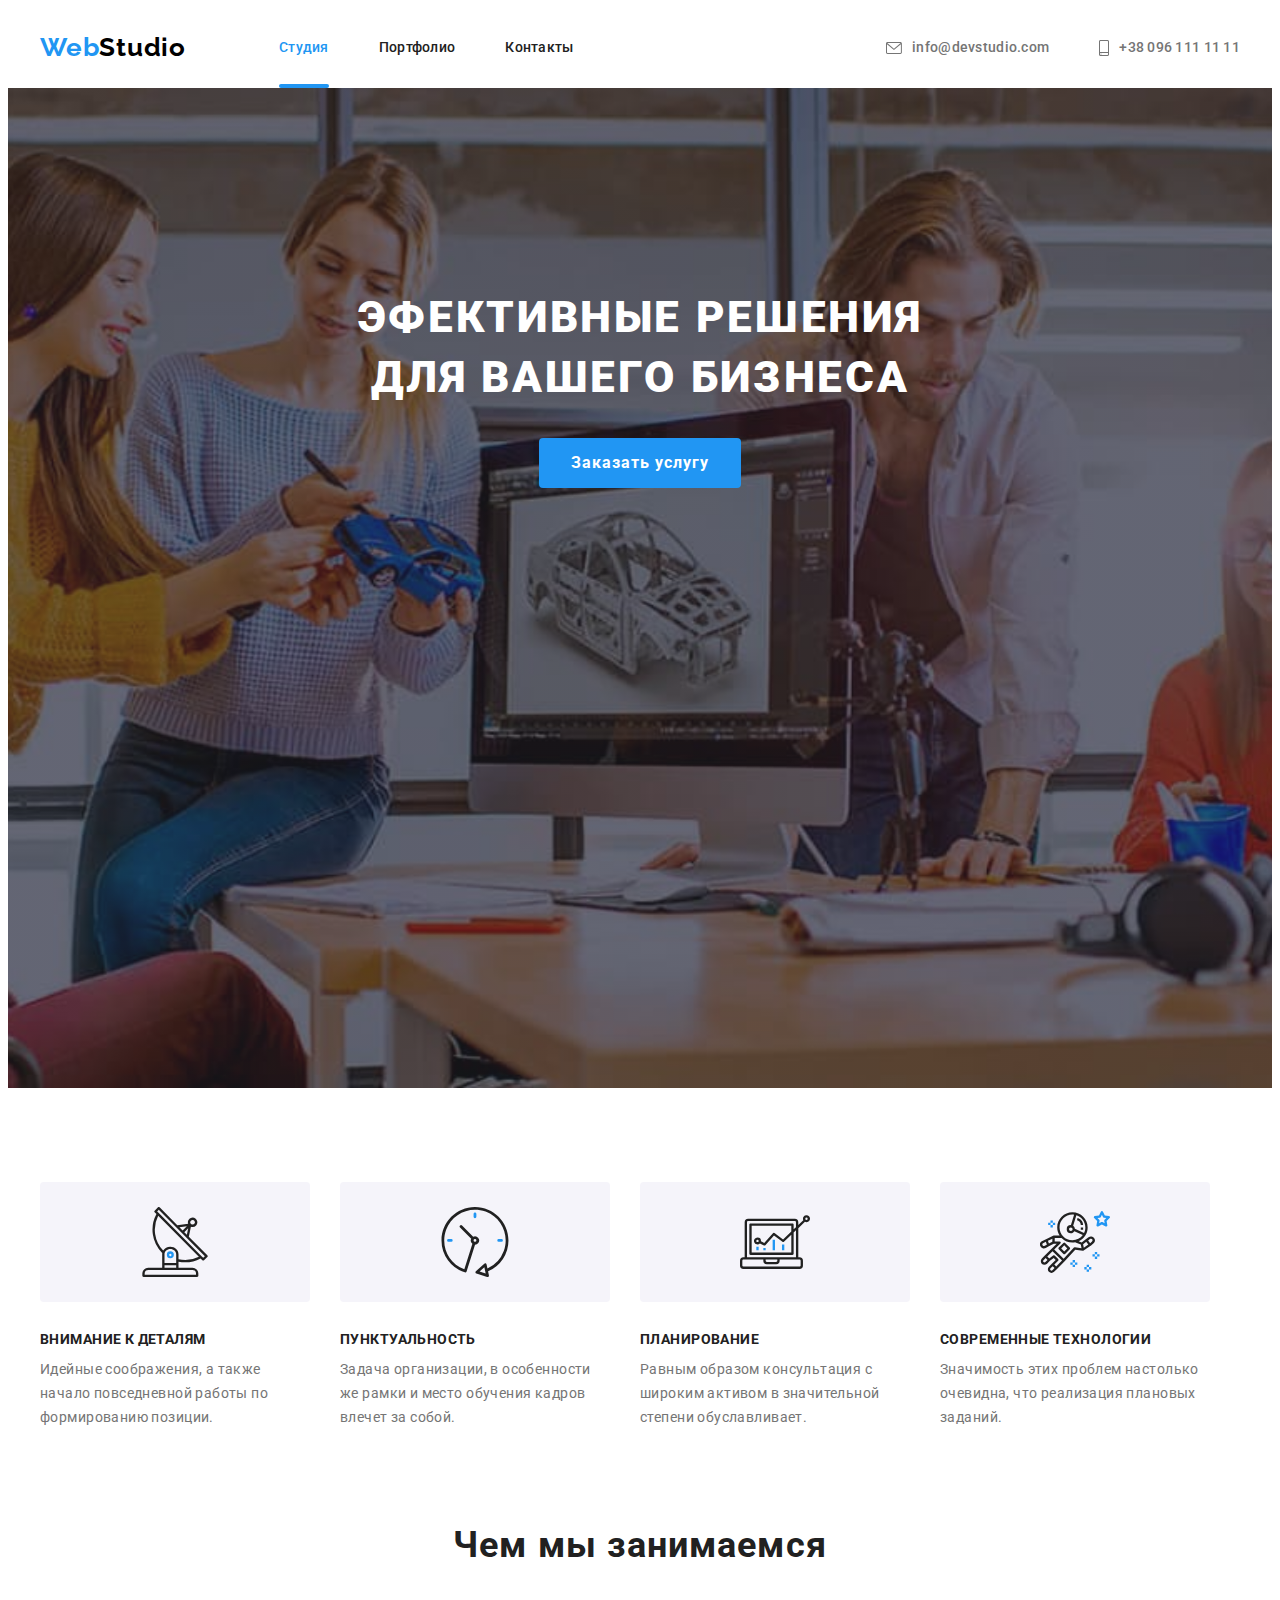
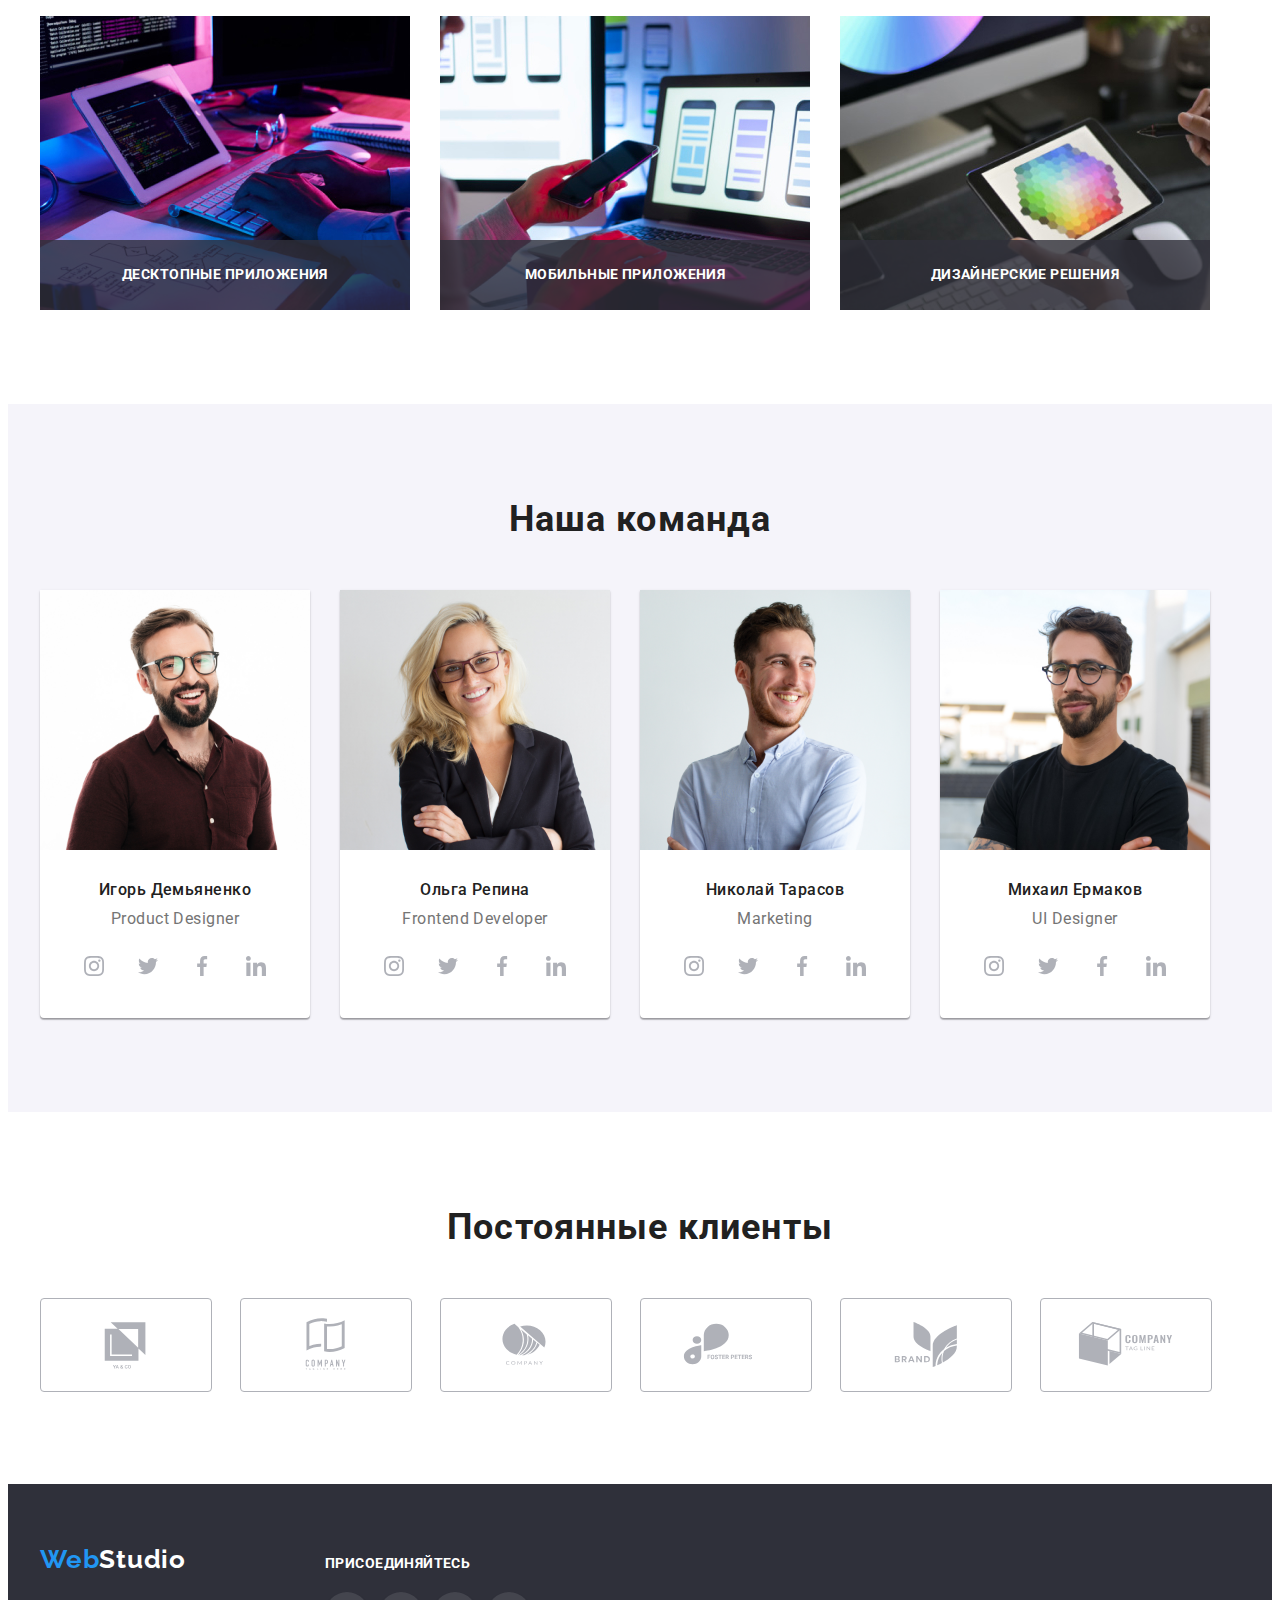
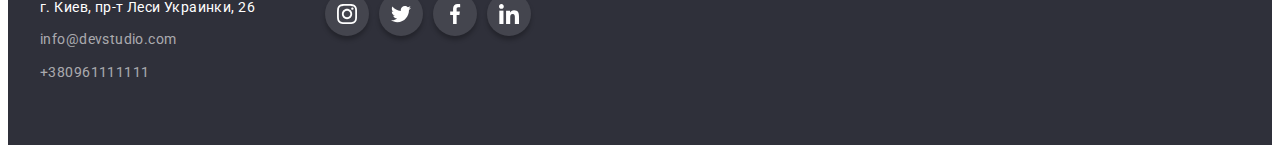
<file: index.html>
<!DOCTYPE html>
<html lang="ru">
<head>
    <meta charset="UTF-8">
    <meta http-equiv="X-UA-Compatible" content="IE=edge">
    <meta name="viewport" content="width=device-width, initial-scale=1.0">
    <title>WebStudio (hw5)</title>
    <link rel="preconnect" href="https://fonts.googleapis.com">
    <link rel="preconnect" href="https://fonts.gstatic.com" crossorigin>
    <link href="https://fonts.googleapis.com/css2?family=Raleway:wght@700&family=Roboto:wght@400;500;700;900&display=swap" rel="stylesheet">
    <link rel="stylesheet" href="https://cdnjs.cloudflare.com/ajax/libs/modern-normalize/1.1.0/modern-normalize.min.css" integrity="sha512-wpPYUAdjBVSE4KJnH1VR1HeZfpl1ub8YT/NKx4PuQ5NmX2tKuGu6U/JRp5y+Y8XG2tV+wKQpNHVUX03MfMFn9Q==" crossorigin="anonymous" referrerpolicy="no-referrer" />
    <link rel="stylesheet" href="./css/style.css">
</head>
<body class="page">
    <header class="container">
        
        <!--Навигация сайта-->
        <div class="main-nav">
            <nav class="main-nav">
                <a href="/" class="logo-link" lang="en">
                    <span class="web">Web</span>Studio
                </a>
            
                <ul class="site-nav list">
                    <li class="item"><a href="/" class="current site-nav-link link">Студия</a></li>
                    <li class="item"><a href="./portfolio.html" class="site-nav-link link">Портфолио</a></li>
                    <li class="item"><a href="" class="site-nav-link link">Контакты</a></li>
                </ul>
            </nav>
            
            <!--Контакты-->
            <ul class="auth-nav list main-nav">
                <li class="item"><a href="mailto:info@devstudio.com" class="auth-nav-link link mail" lang="en">
                    <svg class="icon-mail" width="16" height="12">
                        <use href="./images/icons.svg#icon-mail"></use>
                    </svg>
                        info@devstudio.com</a>
                </li>
                <li class="item"><a href="tel:+380961111111" class="auth-nav-link link tel">
                    <svg class="icon-mail" width="10" height="16">
                        <use href="./images/icons.svg#icon-tel"></use>
                    </svg> 
                        +38 096 111 11 11</a>
                </li>
            </ul>
        </div>
    </header>
    
    <main>
        
        <!--Герой-->
        <section class="backround-hero hero overlay">
            <h1 class="primary-title">ЭФЕКТИВНЫЕ РЕШЕНИЯ<br> ДЛЯ ВАШЕГО БИЗНЕСА</h1>
            <div class="main-button"><button data-modal-open type="button" class="button-primary">Заказать услугу</button></div>
        </section>
        
        <!--Особенности-->
        <section class="section">
            <div class="container">
                <h2 class="secondary-title visually-hidden">Особенности</h2>
                <ul class="list">
                    <li class="list-item antenna">
                        <h3 class="section-qualities">ВНИМАНИЕ К ДЕТАЛЯМ</h3>
                        <p class="section-text">Идейные соображения, а также начало повседневной работы по формированию позиции.</p>
                    </li>
                    <li class="list-item clock">
                        <h3 class="section-qualities">ПУНКТУАЛЬНОСТЬ</h3>
                        <p class="section-text">Задача организации, в особенности же рамки и место обучения кадров влечет за собой.</p>
                    </li>
                    <li class="list-item diagram">
                        <h3 class="section-qualities">ПЛАНИРОВАНИЕ</h3>
                        <p class="section-text">Равным образом консультация с широким активом в значительной степени обуславливает.</p>
                    </li>
                    <li class="list-item astronaut">
                        <h3 class="section-qualities">СОВРЕМЕННЫЕ ТЕХНОЛОГИИ</h3>
                        <p class="section-text">Значимость этих проблем настолько очевидна, что реализация плановых заданий.</p>
                    </li>
                </ul>
            </div>
        </section>
        
        <!--Чем мы занимаемся-->
        <section class="work">
            <div class="container">
                <h2 class="secondary-title">Чем мы занимаемся</h2>
                <ul class="list">
                    <li class="working-list">
                        <img src="./images/box_1.jpg" alt="Программист работает" width="370" height="294">
                        <div class="product-action">
                            <p class="product-title">ДЕСКТОПНЫЕ ПРИЛОЖЕНИЯ</p>
                        </div>
                    </li>
                    <li class="working-list">
                        <img src="./images/box_2.jpg" alt="Команда работает над мобильным интерфейсом" width="370">
                        <div class="product-action">
                            <p class="product-title">МОБИЛЬНЫЕ ПРИЛОЖЕНИЯ</p>
                        </div>
                    </li>
                    <li class="working-list">
                        <img src="./images/box_3.jpg" alt="Веб-дизайнер работает над выбором цвета" width="370">
                        <div class="product-action">
                            <p class="product-title">ДИЗАЙНЕРСКИЕ РЕШЕНИЯ</p>
                        </div>
                    </li>
                </ul>
            </div>
        </section>
        
        <!--Наша команда-->
        <section class="team">
            <div class="container">
                <h2 class="secondary-title">Наша команда</h2>
                <ul class="list card-human">
                    <li class="card">
                        <img src="./images/igor.jpg" alt="Игорь Демьяненко" width="270">
                        <div class="description">
                            <h3 class="team-human">Игорь Демьяненко</h3>
                            <p class="team-text" lang="en">Product Designer</p>
                            <ul class="human-icon">
                                <li class="icon">
                                    <a class="icon-link" href="">
                                        <svg class="icon-network" width="20" height="20">
                                            <use href="./images/icons.svg#icon-instagram"></use>
                                        </svg>
                                    </a>
                                </li>
                                <li class="icon">
                                    <a class="icon-link" href="">
                                        <svg class="icon-network" width="20" height="20">
                                            <use href="./images/icons.svg#icon-twitter"></use>
                                        </svg>
                                    </a>
                                </li>
                                <li class="icon">
                                    <a class="icon-link" href="">
                                        <svg class="icon-network" width="20px" height="20px">
                                            <use href="./images/icons.svg#icon-facebook"></use>
                                        </svg>
                                    </a>
                                </li>
                                <li class="icon">
                                    <a class="icon-link" href="">
                                        <svg class="icon-network" width="20" height="20">
                                            <use href="./images/icons.svg#icon-linkedin"></use>
                                        </svg>
                                    </a>
                                </li>
                            </ul>
                        </div>
                    </li>
                    <li class="card">
                        <img src="./images/olga.jpg" alt="Ольга Репина" width="270">
                        <div class="description">
                            <h3 class="team-human">Ольга Репина</h3>
                            <p class="team-text" lang="en">Frontend Developer</p>
                            <ul class="human-icon">
                                <li class="icon">
                                    <a class="icon-link" href="">
                                        <svg class="icon-network" width="20" height="20">
                                            <use href="./images/icons.svg#icon-instagram"></use>
                                        </svg>
                                    </a>
                                </li>
                                <li class="icon">
                                    <a class="icon-link" href="">
                                        <svg class="icon-network" width="20" height="20">
                                            <use href="./images/icons.svg#icon-twitter"></use>
                                        </svg>
                                    </a>
                                </li>
                                <li class="icon">
                                    <a class="icon-link" href="">
                                        <svg class="icon-network" width="20" height="20">
                                            <use href="./images/icons.svg#icon-facebook"></use>
                                        </svg>
                                    </a>
                                </li>
                                <li class="icon">
                                    <a class="icon-link" href="">
                                        <svg class="icon-network" width="20" height="20">
                                            <use href="./images/icons.svg#icon-linkedin"></use>
                                        </svg>
                                    </a>
                                </li>
                            </ul>
                        </div>
                    </li>
                    <li class="card">
                        <img src="./images/nikolay.jpg" alt="Николай Тарасов" width="270">
                        <div class="description">
                            <h3 class="team-human">Николай Тарасов</h3>
                            <p class="team-text" lang="en">Marketing</p>
                            <ul class="human-icon">
                                <li class="icon">
                                    <a class="icon-link" href="">
                                        <svg class="icon-network" width="20" height="20">
                                            <use href="./images/icons.svg#icon-instagram"></use>
                                        </svg>
                                    </a>
                                </li>
                                <li class="icon">
                                    <a class="icon-link" href="">
                                        <svg class="icon-network" width="20" height="20">
                                            <use href="./images/icons.svg#icon-twitter"></use>
                                        </svg>
                                    </a>
                                </li>
                                <li class="icon">
                                    <a class="icon-link" href="">
                                        <svg class="icon-network" width="20" height="20">
                                            <use href="./images/icons.svg#icon-facebook"></use>
                                        </svg>
                                    </a>
                                </li>
                                <li class="icon">
                                    <a class="icon-link" href="">
                                        <svg class="icon-network" width="20" height="20">
                                            <use href="./images/icons.svg#icon-linkedin"></use>
                                        </svg>
                                    </a>
                                </li>
                            </ul>
                        </div>
                    </li>
                    <li class="card">
                        <img src="./images/michael.jpg" alt="Михаил Ермаков" width="270">
                        <div class="description">
                            <h3 class="team-human">Михаил Ермаков</h3>
                            <p class="team-text" lang="en">UI Designer</p>
                            <ul class="human-icon">
                                <li class="icon">
                                    <a class="icon-link" href="">
                                        <svg class="icon-network" width="20" height="20">
                                            <use href="./images/icons.svg#icon-instagram"></use>
                                        </svg>
                                    </a>
                                </li>
                                <li class="icon">
                                    <a class="icon-link" href="">
                                        <svg class="icon-network" width="20" height="20">
                                            <use href="./images/icons.svg#icon-twitter"></use>
                                        </svg>
                                    </a>
                                </li>
                                <li class="icon">
                                    <a class="icon-link" href="">
                                        <svg class="icon-network" width="20" height="20">
                                            <use href="./images/icons.svg#icon-facebook"></use>
                                        </svg>
                                    </a>
                                </li>
                                <li class="icon">
                                    <a class="icon-link" href="">
                                        <svg class="icon-network" width="20" height="20">
                                            <use href="./images/icons.svg#icon-linkedin"></use>
                                        </svg>
                                    </a>
                                </li>
                            </ul>
                        </div>
                    </li>
                </ul>
            </div>
        </section>
        
        <!--Постоянные клиенты-->

        <section class="clients">
            <div class="container">
                <h2 class="secondary-title">Постоянные клиенты</h2>
                <ul class="list">
                    <li class="client-logo">
                        <a class="client" href="">
                            <svg class="symbol" width="106" height="60">
                                <use href="./images/icons-clients.svg#icon-logo-1"></use>
                            </svg>
                        </a>
                    </li>
                    <li class="client-logo">
                        <a class="client" href="">
                            <svg class="symbol" width="106" height="60">
                                <use href="./images/icons-clients.svg#icon-logo-2"></use>
                            </svg>
                        </a>
                    <li class="client-logo">
                        <a class="client" href="">
                            <svg class="symbol" width="106" height="60">
                                <use href="./images/icons-clients.svg#icon-logo-3"></use>
                            </svg>
                        </a>
                    </li>
                    <li class="client-logo">
                        <a class="client" href="">
                            <svg class="symbol" width="106" height="60">
                                <use href="./images/icons-clients.svg#icon-logo-4"></use>
                            </svg>
                        </a>
                    </li>
                    <li class="client-logo">
                        <a class="client" href="">
                            <svg class="symbol" width="106" height="60">
                                <use href="./images/icons-clients.svg#icon-logo-5"></use>
                            </svg>
                        </a>
                    </li>
                    <li class="client-logo">
                        <a class="client" href="">
                            <svg class="symbol" width="106" height="60">
                                <use href="./images/icons-clients.svg#icon-logo-6"></use>
                            </svg>
                        </a>
                    </li>
                </ul>
            </div>    
        </section>
    </main>

    <footer class="backround-footer">
            <div class="container main-footer">
                <div class="contacts-social">
                    <div class="contacts-footer">
                        <a href="/" class="logo link" lang="en">
                            <span class="web">Web</span><span class="footer-logo">Studio</span>
                        </a>
                    
                        <!--Контакты-->
                        <address class="address">г. Киев, пр-т Леси Украинки, 26</address>
                        <ul class="contacts">
                            <li class="contact-mail"><a class="footer-contacts link" href="mailto:info@devstudio.com"
                                    lang="en">info@devstudio.com</a></li>
                            <li class="contact-tel"><a class="footer-contacts link" href="tel:+380961111111">+380961111111</a></li>
                        </ul>
                    </div>
                    <div class="menu-social">
                        <h3 class="menu-socials-head">ПРИСОЕДИНЯЙТЕСЬ</h3>
                        <ul class="socials">
                            <li class="link-icon-list">
                                <a class="link-icon" href="">
                                    <svg class="icon-social" width="20" height="20">
                                        <use href="./images/icons.svg#icon-instagram"></use>
                                    </svg>
                                </a>
                            </li>
                            <li class="link-icon-list">
                                <a class="link-icon" href="">
                                    <svg class="icon-social" width="20" height="20">
                                        <use href="./images/icons.svg#icon-twitter"></use>
                                    </svg>
                                </a>
                            </li>
                            <li class="link-icon-list">
                                <a class="link-icon" href="">
                                    <svg class="icon-social" width="20" height="20">
                                        <use href="./images/icons.svg#icon-facebook"></use>
                                    </svg>
                                </a>
                            </li>
                            <li class="link-icon-list">
                                <a class="link-icon" href="">
                                    <svg class="icon-social" width="20" height="20">
                                        <use href="./images/icons.svg#icon-linkedin"></use>
                                    </svg>
                                </a>
                            </li>
                        </ul>
                    </div>
                </div>
            </div>
    </footer>
    <div data-modal class="backdrop is-hidden ">
            <div class="modal">
                <button data-modal-close class="modal-close ">
                    <svg class="icon-close" width="18" height="18">
                        <use href="./images/icons.svg#icon-close-black"></use>
                    </svg>
                </button>
            </div>
    </div>
    <script src="./js/modal.js"></script>
</body>
</html>
</file>
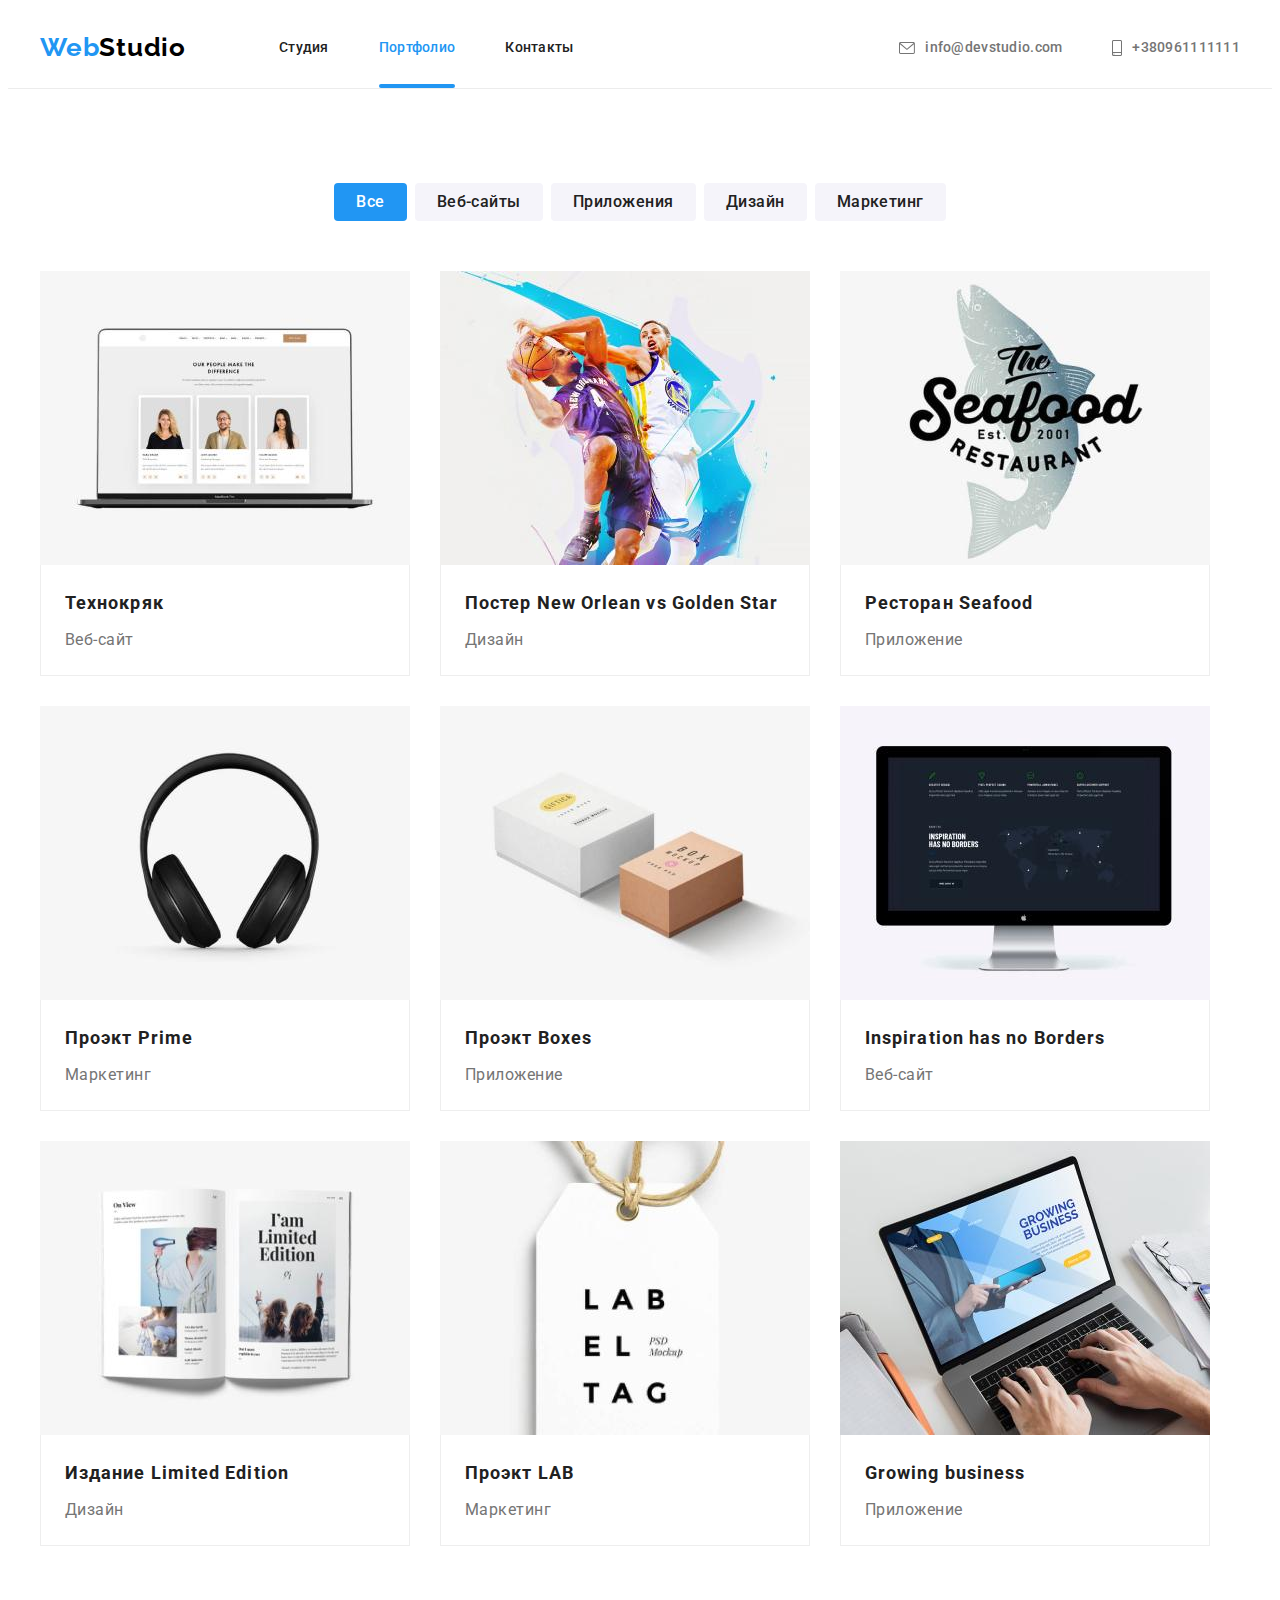
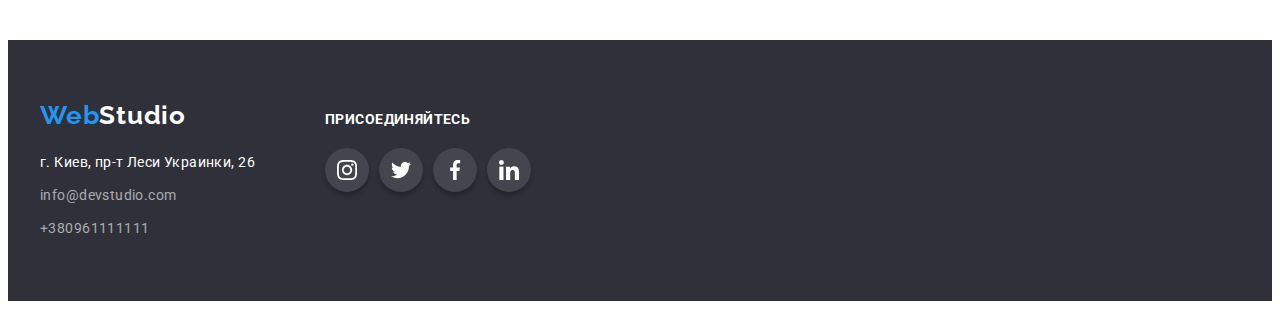
<file: portfolio.html>
<!DOCTYPE html>
<html lang="ru">

<head>
    <meta charset="UTF-8">
    <meta http-equiv="X-UA-Compatible" content="IE=edge">
    <meta name="viewport" content="width=device-width, initial-scale=1.0">
    <title>WebStudio (hw5)</title>
    <link rel="preconnect" href="https://fonts.googleapis.com">
    <link rel="preconnect" href="https://fonts.gstatic.com" crossorigin>
    <link href="https://fonts.googleapis.com/css2?family=Raleway:wght@700&family=Roboto:wght@400;500;700;900&display=swap" rel="stylesheet">
    <link rel="stylesheet" href="https://cdnjs.cloudflare.com/ajax/libs/modern-normalize/1.1.0/modern-normalize.min.css"
    integrity="sha512-wpPYUAdjBVSE4KJnH1VR1HeZfpl1ub8YT/NKx4PuQ5NmX2tKuGu6U/JRp5y+Y8XG2tV+wKQpNHVUX03MfMFn9Q=="
    crossorigin="anonymous" referrerpolicy="no-referrer" />
    <link rel="stylesheet" href="./css/style.css">
</head>

<body class="page">
    <div class="border">
        <header class="container">
        
            <!--Навигация сайта-->
            <div class="main-nav">
                <nav class="main-nav">
                    <a href="/" class="logo-link" lang="en">
                        <span class="web">Web</span>Studio
                    </a>
        
                    <ul class="site-nav list">
                        <li class="item"><a href="/" class="site-nav-link link">Студия</a></li>
                        <li class="item"><a href="./portfolio.html" class="current site-nav-link link">Портфолио</a></li>
                        <li class="item"><a href="" class="site-nav-link link">Контакты</a></li>
                    </ul>
                </nav>
        
                <!--Контакты-->
                <ul class="auth-nav list main-nav">
                    <li class="item"><a href="mailto:info@devstudio.com" class="auth-nav-link link mail" lang="en">
                            <svg class="icon-mail" width="16px" height="12px">
                                <use href="./images/icons.svg#icon-mail"></use>
                            </svg>
                            info@devstudio.com</a>
                    </li>
                    <li class="item"><a href="tel:+380961111111" class="auth-nav-link link tel">
                            <svg class="icon-mail" width="10px" height="16px">
                                <use href="./images/icons.svg#icon-tel"></use>
                            </svg>
                            +380961111111</a>
                    </li>
                </ul>
            </div>
        </header>
    </div>

    <main>
        
        <!--Наши проэкты-->
        <section class="project-filter">
                <div class="container">
                    <h1 class="visually-hidden">Примеры проэктов</h1>
                    <ul class="list filter">
                        <li class="btn-filter"><button type="button" class="main-btn button-filter">Все</button></li>
                        <li class="btn-filter"><button type="button" class="button-filter">Веб-сайты</button></li>
                        <li class="btn-filter"><button type="button" class="button-filter">Приложения</button></li>
                        <li class="btn-filter"><button type="button" class="button-filter">Дизайн</button></li>
                        <li class="btn-filter"><button type="button" class="button-filter">Маркетинг</button></li>
                    </ul>
                    <ul class="list">
                        <li class="flex-element">
                            <a href="" class="link">
                                <div class="flex-list">
                                    <img src="./images/portfolio/tehnokryack.jpg" alt="Технокряк" width="370">
                                    <div class="product-flex">
                                        <p>Технокряк это современная площадка распространения коронавируса. Компании используют эту платформу для цифрового
                                        шпионажа и атак на защищённые сервера конкурентов.</p>
                                    </div>
                                </div>
                                <div class="descr-flex-element">
                                    <h2 class="section-title">Технокряк</h2>
                                    <p class="section-filter">Веб-сайт</p>
                                </div>
                            </a>
                        </li>
                        <li class="flex-element">
                            <a href="" class="link">
                                <div class="flex-list">
                                    <img src="./images/portfolio/norlean-vs-gstar.jpg" alt="Постер New Orlean vs Golden Star" width="370">
                                    <div class="product-flex">
                                        <p>Технокряк это современная площадка распространения коронавируса. Компании используют эту платформу для цифрового
                                            шпионажа и атак на защищённые сервера конкурентов.</p>
                                    </div>
                                </div>
                                <div class="descr-flex-element">
                                    <h2 class="section-title">Постер New Orlean vs Golden Star</h2>
                                    <p class="section-filter">Дизайн</p>
                                </div>
                            </a>
                        </li>
                        <li class="flex-element">
                            <a href="" class="link">
                                <div class="flex-list">
                                    <img src="./images/portfolio/seafood.jpg" alt="Ресторан Seafood" width="370">
                                    <div class="product-flex">
                                        <p>Технокряк это современная площадка распространения коронавируса. Компании используют эту платформу для цифрового
                                            шпионажа и атак на защищённые сервера конкурентов.</p>
                                    </div>
                                </div>
                                <div class="descr-flex-element">
                                    <h2 class="section-title">Ресторан Seafood</h2>
                                    <p class="section-filter">Приложение</p>
                                </div>
                            </a>
                        </li>
                        <li class="flex-element">
                            <a href="" class="link">
                                <div class="flex-list">
                                    <img src="./images/portfolio/prime.jpg" alt="Проэкт Prime" width="370">
                                    <div class="product-flex">
                                        <p>Технокряк это современная площадка распространения коронавируса. Компании используют эту платформу для цифрового
                                            шпионажа и атак на защищённые сервера конкурентов.</p>
                                    </div>
                                </div>
                                <div class="descr-flex-element">
                                    <h2 class="section-title">Проэкт Prime</h2>
                                    <p class="section-filter">Маркетинг</p>
                                </div>
                            </a>
                        </li>
                        <li class="flex-element">
                            <a href="" class="link">
                                <div class="flex-list">
                                    <img src="./images/portfolio/boxes.jpg" alt="Проэкт Boxes" width="370">
                                    <div class="product-flex">
                                        <p>Технокряк это современная площадка распространения коронавируса. Компании используют эту платформу для цифрового
                                            шпионажа и атак на защищённые сервера конкурентов.</p>
                                    </div>
                                </div>
                                <div class="descr-flex-element">
                                    <h2 class="section-title">Проэкт Boxes</h2>
                                    <p class="section-filter">Приложение</p>
                                </div>
                            </a>
                        </li>
                        <li class="flex-element">
                            <a href="" class="link">
                                <div class="flex-list">
                                    <img src="./images/portfolio/inspiration.jpg" alt="У вдохновения нет границ" width="370">
                                    <div class="product-flex">
                                        <p>Технокряк это современная площадка распространения коронавируса. Компании используют эту платформу для цифрового
                                            шпионажа и атак на защищённые сервера конкурентов.</p>
                                    </div>
                                </div>
                                <div class="descr-flex-element">
                                    <h2 class="section-title" lang="en">Inspiration has no Borders</h2>
                                    <p class="section-filter">Веб-сайт</p>
                                </div>
                            </a>
                        </li>
                        <li class="flex-element">
                            <a href="" class="link">
                                <div class="flex-list">
                                    <img src="./images/portfolio/limited-edition.jpg" alt="Издание Limited Edition" width="370">
                                    <div class="product-flex">
                                        <p>Технокряк это современная площадка распространения коронавируса. Компании используют эту платформу для цифрового
                                            шпионажа и атак на защищённые сервера конкурентов.</p>
                                    </div>
                                </div>
                                <div class="descr-flex-element">
                                    <h2 class="section-title">Издание Limited Edition</h2>
                                    <p class="section-filter">Дизайн</p>
                                </div>
                            </a>
                        </li>
                        <li class="flex-element">
                            <a href="" class="link">
                                <div class="flex-list">
                                    <img src="./images/portfolio/lab.jpg" alt="Проэкт LAB" width="370">
                                    <div class="product-flex">
                                        <p>Технокряк это современная площадка распространения коронавируса. Компании используют эту платформу для цифрового
                                            шпионажа и атак на защищённые сервера конкурентов.</p>
                                    </div>
                                </div>
                                <div class="descr-flex-element">
                                    <h2 class="section-title">Проэкт LAB</h2>
                                    <p class="section-filter">Маркетинг</p>
                                </div>
                            </a>
                        </li>
                        <li class="flex-element">
                            <a href="" class="link">
                                <div class="flex-list">
                                    <img src="./images/portfolio/growing-business.jpg" alt="Растущий бизнес" width="370">
                                    <div class="product-flex">
                                        <p>Технокряк это современная площадка распространения коронавируса. Компании используют эту платформу для цифрового
                                            шпионажа и атак на защищённые сервера конкурентов.</p>
                                    </div>
                                </div>
                                <div class="descr-flex-element">
                                    <h2 class="section-title" lang="en">Growing business</h2>
                                    <p class="section-filter">Приложение</p>
                                </div>
                            </a>
                        </li>
                    </ul>
                </div>
        </section>
    </main>

    <footer class="backround-footer">
        <div class="container main-footer">
            <div class="contacts-social">
                <div class="contacts-footer">
                    <a href="/" class="logo link" lang="en">
                        <span class="web">Web</span><span class="footer-logo">Studio</span>
                    </a>
    
                    <!--Контакты-->
                    <address class="address">г. Киев, пр-т Леси Украинки, 26</address>
                    <ul class="contacts">
                        <li class="contact-mail"><a class="footer-contacts link" href="mailto:info@devstudio.com"
                                lang="en">info@devstudio.com</a></li>
                        <li class="contact-tel"><a class="footer-contacts link" href="tel:+380961111111">+380961111111</a>
                        </li>
                    </ul>
                </div>
                <div class="menu-social">
                    <h3 class="menu-socials-head">ПРИСОЕДИНЯЙТЕСЬ</h3>
                    <ul class="socials">
                        <li class="link-icon-list">
                            <a class="link-icon" href="">
                                <svg class="icon-social" width="20" height="20">
                                    <use href="./images/icons.svg#icon-instagram"></use>
                                </svg>
                            </a>
                        </li>
                        <li class="link-icon-list">
                            <a class="link-icon" href="">
                                <svg class="icon-social" width="20" height="20">
                                    <use href="./images/icons.svg#icon-twitter"></use>
                                </svg>
                            </a>
                        </li>
                        <li class="link-icon-list">
                            <a class="link-icon" href="">
                                <svg class="icon-social" width="20" height="20">
                                    <use href="./images/icons.svg#icon-facebook"></use>
                                </svg>
                            </a>
                        </li>
                        <li class="link-icon-list">
                            <a class="link-icon" href="">
                                <svg class="icon-social" width="20" height="20">
                                    <use href="./images/icons.svg#icon-linkedin"></use>
                                </svg>
                            </a>
                        </li>
                    </ul>
                </div>
            </div>
        </div>
    </footer>
</body>

</html>
</file>
<file: css/style.css>
/* основной текст #212121 */

/* вторичный текст #757575 */

/* акцент #2196F3 */

/* белый цвет #ffffff */

/* цвет контактов в футере rgba(255, 255, 255, 0.6) */

/* вторичный цвет фона #2F303A */

:root {
  --main-text-color: #212121;
  --secondary-text-color: #757575;
  --accent-color: #2196f3;
  --primary-title-color: #ffffff;
}

/* Класы утилиты */
button {
  cursor: pointer;
}

h1,
h2,
h3,
h4,
h5,
h6,
p,
ul {
  margin: 0;
  padding: 0;
}

img {
  display: block;
}

.list {
  display: block;
  list-style: none;
  margin: 0;
  padding: 0;
  display: flex;
  flex-wrap: wrap;
}

.link {
  display: block;
  text-decoration: none;
  position: relative;

  transition: transform 250ms cubic-bezier(0.4, 0, 0.2, 1),
    opacity 250ms cubic-bezier(0.4, 0, 0.2, 1);
}

.page {
  color: var(--main-text-color);
  background-color: #ffffff;
  font-family: roboto, sans-serif;
}

.container {
  margin-left: auto;
  margin-right: auto;
  padding-left: 15px;
  padding-right: 15px;

  width: 1200px;
}

.logo-link {
  color: #000;
  text-decoration: none;
  font-family: Raleway;
  font-style: normal;
  font-weight: bold;
  font-size: 26px;
  line-height: 1.2;
  letter-spacing: 0.03em;

  padding-top: 24px;
  padding-bottom: 25px;
}

/* Main-nav */
.main-nav {
  display: flex;
}

.border {
  border-bottom: 1px solid #ececec;
}

.main-nav-portfolio {
  display: flex;
}

/* site-nav */
.site-nav .item + .item {
  margin-left: 50px;
}

.site-nav {
  margin-left: 93px;
}

.site-nav-link {
  color: var(--main-text-color);
  display: block;

  padding-top: 32px;
  padding-bottom: 32px;

  transition: color 250ms cubic-bezier(0.4, 0, 0.2, 1);
}

.site-nav-link:hover,
.site-nav-link:focus {
  color: var(--accent-color);
}

.site-nav .current {
  color: var(--accent-color);
}

.filter .main-btn {
  background-color: var(--accent-color);
  color: #ffffff;
}

/* auth-nav */
.auth-nav {
  margin-left: auto;
}

.auth-nav .item + .item {
  margin-left: 50px;
}

.item {
  position: relative;
}
.auth-nav-link {
  padding-top: 32px;
  padding-bottom: 32px;

  transition: color 250ms cubic-bezier(0.4, 0, 0.2, 1);
}

.auth-nav-link,
.section-text {
  color: var(--secondary-text-color);
}
.auth-nav-link:hover,
.auth-nav-link:focus {
  color: var(--accent-color);
}

.site-nav,
.auth-nav {
  font-weight: 500;
  font-size: 14px;
  line-height: 1.14;
  letter-spacing: 0.02em;
}

.link.mail,
.link.tel {
  align-items: center;
  display: flex;
}

.icon-mail,
.icon-tel {
  margin-right: 10px;
  fill: currentColor;
}

.current::after {
  content: '';
  position: absolute;
  width: 100%;
  height: 4px;
  background: #2196f3;
  border-radius: 2px;
  display: flex;
  bottom: 0;
}

/* Логотип */
.web {
  color: var(--accent-color);
}

/* Цвет фона */
.backround-footer {
  padding-top: 60px;
  padding-bottom: 60px;
  background-color: #2f303a;
}

.hero {
  text-align: center;
  padding-top: 200px;
  padding-bottom: 200px;
}

.overlay {
  max-width: 1600px;
  height: 600px;
  margin-left: auto;
  margin-right: auto;
  background-image: linear-gradient(to right, rgba(47, 48, 58, 0.4), rgba(47, 48, 58, 0.4)),
    url(../images/bg-image.jpg), url(../images/alt-bg.jpg);
  background-repeat: no-repeat;
  background-position: center;
  background-size: cover;
}

/* Скрытый заголвок */
.visually-hidden {
  position: absolute;
  white-space: nowrap;
  width: 1px;
  height: 1px;
  overflow: hidden;
  border: 0;
  padding: 0;
  clip: rect(0 0 0 0);
  clip-path: inset(50%);
  margin: -1px;
}

/* Основные заголовки */
.primary-title {
  margin-bottom: 30px;

  color: var(--primary-title-color);
  font-weight: 900;
  font-size: 44px;
  line-height: 1.36;
  letter-spacing: 0.06em;
}

.secondary-title {
  margin-bottom: 50px;
  font-weight: 700;
  font-size: 36px;
  line-height: 1.17;
  letter-spacing: 0.03em;
  text-align: center;
}

/* Наши качества */

.section {
  padding-bottom: 94px;
  padding-top: 94px;
}

.antenna::before {
  background-image: url(../images/icon-antenna.svg);
}

.clock::before {
  background-image: url(../images/icon-clock.svg);
}

.diagram::before {
  background-image: url(../images/icon-diagram.svg);
}

.astronaut::before {
  background-image: url(../images/icon-astronaut.svg);
}

.list-item::before {
  display: block;
  content: '';
  height: 120px;
  border-radius: 4px;
  margin-bottom: 30px;
  background-color: #f5f4fa;
  background-repeat: no-repeat;
  background-position: center;
}

.section-qualities {
  font-weight: 700;
  font-size: 14px;
  line-height: 1.14;
  letter-spacing: 0.03em;
  text-transform: uppercase;

  margin-top: 0;
  margin-bottom: 10px;
}

.section-text,
.footer-contacts {
  color: var(--secondary-text-color);
  font-size: 14px;
  line-height: 1.71;
  letter-spacing: 0.03em;
}

.section-text {
  margin-top: 0;
}

/* Чем мы занимаемся */
.work {
  padding-bottom: 94px;
}

/* Наша команда */
.team {
  background-color: #f5f4fa;
  padding-top: 94px;
  padding-bottom: 94px;
}

.description {
  padding-top: 30px;
  padding-bottom: 30px;
}

.team-human {
  font-weight: 500;
  font-size: 16px;
  line-height: 1.19;
  text-align: center;
  letter-spacing: 0.03em;

  margin-bottom: 10px;
}

.team-text {
  color: var(--secondary-text-color);
  font-size: 16px;
  line-height: 1.19;
  text-align: center;
  letter-spacing: 0.03em;
  margin-bottom: 16px;
}

.human-icon {
  display: flex;
  justify-content: center;
}

.human-icon .link-icon-list + .link-icon-list {
  margin-left: 10px;
}

.card {
  background: #ffffff;
  box-shadow: 0px 1px 3px rgba(0, 0, 0, 0.12), 0px 1px 1px rgba(0, 0, 0, 0.14),
    0px 2px 1px rgba(0, 0, 0, 0.2);
  border-radius: 0px 0px 4px 4px;

  margin-right: 30px;
}

.card:nth-child(4n) {
  margin-right: 0;
}

.clients {
  display: flex;
  padding-top: 94px;
  padding-bottom: 94px;
}

.client-logo {
  display: block;
  margin: 0;
  padding: 0;
  width: 170px;
  height: 92px;
}

.client {
  display: flex;
  width: 100%;
  height: 100%;
  border: 1px solid #afb1b8;
  border-radius: 4px;
  align-items: center;
  justify-content: center;

  transition: border-color 250ms cubic-bezier(0.4, 0, 0.2, 1);
}

.list .client-logo + .client-logo {
  margin-left: 30px;
}

.symbol {
  fill: rgba(175, 177, 184, 1);
  transition: fill 250ms cubic-bezier(0.4, 0, 0.2, 1);
}

.client:hover,
.client:focus {
  border-color: #2196f3;
}

.client:hover .symbol,
.client:focus .symbol {
  fill: #2196f3;
}

/* Футер Адрес */
.address {
  font-style: normal;
  font-weight: 400;
  font-size: 14px;
  line-height: 1.71;
  letter-spacing: 0.03em;

  margin-bottom: 9px;
}

.contact-mail {
  margin-bottom: 9px;
}

.logo {
  display: block;
  margin-bottom: 20px;
}

.address,
.footer-logo {
  color: #ffffff;
}

.web,
.footer-logo {
  text-decoration: none;
  font-family: Raleway;
  font-style: normal;
  font-weight: bold;
  font-size: 26px;
  line-height: 1.2;
  letter-spacing: 0.03em;
}

.contacts {
  list-style: none;
}

/* Цвет контактов в футере */
.footer-contacts {
  color: rgba(255, 255, 255, 0.6);
}

.main-footer {
  display: flex;
}

.menu-social {
  margin-left: 70px;
}

.menu-socials-head {
  font-family: Roboto;
  font-style: normal;
  font-weight: bold;
  font-size: 14px;
  line-height: 1.14;
  letter-spacing: 0.03em;
  color: #ffffff;
  margin-bottom: 20px;
}

.socials {
  display: flex;
}

.contacts-social {
  display: flex;
  align-items: baseline;
}

.link-icon-list {
  display: block;
  padding: 0;
  margin: 0;
  background-color: rgba(255, 255, 255, 0.1);
  border-radius: 50%;
  box-shadow: 0px 4px 4px rgba(0, 0, 0, 0.25);
}

.link-icon {
  display: flex;
  width: 44px;
  height: 44px;
  border-radius: 50%;
  align-items: center;
  justify-content: center;
  transition: background-color 250ms cubic-bezier(0.4, 0, 0.2, 1);
}

.link-icon:hover,
.link-icon:focus {
  background-color: rgba(33, 150, 243, 1);
}

.icon-link {
  display: flex;
  padding: 0;
  margin: 0;
  width: 44px;
  height: 44px;
  background-color: rgba(255, 255, 255, 0.1);
  border-radius: 50%;
  justify-content: center;
  align-items: center;
  transition: background-color 250ms cubic-bezier(0.4, 0, 0.2, 1),
    fill 250ms cubic-bezier(0.4, 0, 0.2, 1);
}

.icon-link:hover,
.icon-link:focus {
  background-color: rgba(33, 150, 243, 1);
  fill: #fff;
}

.human-icon .icon + .icon {
  margin-left: 10px;
}

.icon-network {
  fill: #afb1b8;
  transition: fill 250ms cubic-bezier(0.4, 0, 0.2, 1);
}

.icon-link:hover .icon-network,
.icon-link:focus .icon-network {
  fill: #fff;
}

.icon {
  display: block;
  fill: #fff;
}

.icon-social {
  fill: #fff;
}

.socials .link-icon-list + .link-icon-list {
  margin-left: 10px;
}

/* Основная кнопка */
.button-primary {
  color: #fff;
  background-color: var(--accent-color);
  font-weight: 700;
  font-size: 16px;
  line-height: 1.87;
  align-items: center;
  text-align: center;
  letter-spacing: 0.06em;
  font-family: inherit;
  border-radius: 4px;
  padding: 10px 32px;
  display: inline-block;
  min-width: 200px;
  border: 0px;
  transition: background-color 250ms cubic-bezier(0.4, 0, 0.2, 1);
}

.button-primary:hover,
.button-primary:focus {
  background-color: #188ce8;
}

.project-filter {
  padding-top: 94px;
  padding-bottom: 94px;
}

/* Радиокнопка (филтер) */
.button-filter {
  display: inline-block;
  color: var(--main-text-color);
  background-color: #f5f4fa;
  font-weight: 500;
  font-size: 16px;
  line-height: 1.63;
  text-align: center;
  letter-spacing: 0.03em;
  font-family: inherit;
  border-radius: 4px;
  border: 0px;
  padding: 6px 22px;
  transition: color 250ms cubic-bezier(0.4, 0, 0.2, 1),
    background-color 250ms cubic-bezier(0.4, 0, 0.2, 1),
    box-shadow 250ms cubic-bezier(0.4, 0, 0.2, 1);
}

.button-filter:hover,
.button-filter:focus {
  color: #fff;
  background-color: var(--accent-color);
  box-shadow: 0px 3px 1px rgba(0, 0, 0, 0.1), 0px 1px 2px rgba(0, 0, 0, 0.08),
    0px 2px 2px rgba(0, 0, 0, 0.12);
}

/* Примеры проэктов */
.section-title {
  color: var(--main-text-color);
  font-weight: 700;
  font-size: 18px;
  line-height: 2;
  letter-spacing: 0.06em;

  margin-bottom: 4px;
}

.section-filter {
  color: var(--secondary-text-color);
  font-size: 16px;
  line-height: 1.87;
  letter-spacing: 0.03em;
}

.descr-flex-element {
  border-bottom: 1px solid #eeeeee;
  border-left: 1px solid #eeeeee;
  border-right: 1px solid #eeeeee;
  padding-top: 20px;
  padding-bottom: 20px;
  padding-left: 24px;
  padding-right: 24px;
}

/* Чем мы занимаемся */
.working-list {
  margin-right: 30px;
  position: relative;
  display: flex;
}

.working-list:nth-child(3n) {
  margin-right: 0;
}

.product-action {
  position: absolute;
  bottom: 0;
  align-items: center;
  justify-content: center;
  width: 100%;
  color: #ffffff;
  background-color: rgba(47, 48, 58, 0.8);
  height: 70px;
  font-size: 14px;
  font-weight: bold;
  line-height: 1.14;
  letter-spacing: 0.03em;
}

.product-title {
  display: flex;
  align-items: center;
  justify-content: center;
  height: 100%;
  width: 100%;
}

.product-flex {
  position: absolute;
  display: flex;
  top: 0;
  align-items: center;
  justify-content: center;
  width: 100%;
  height: 294px;
  background: rgba(33, 150, 243, 0.9);
  font-size: 18px;
  line-height: 1.56;
  letter-spacing: 0.03em;
  color: #ffffff;
  padding-top: 63px;
  padding-bottom: 63px;
  padding-left: 24px;
  padding-right: 24px;
  transform: translateY(100%);
  transition: transform 250ms cubic-bezier(0.4, 0, 0.2, 1);
}

.link:hover .product-flex {
  transform: translateY(0);
}

.filter {
  display: flex;
  justify-content: center;
  margin-bottom: 50px;
}

.flex-element {
  display: flex;
  flex-wrap: wrap;
  margin-right: 30px;
  margin-bottom: 30px;
  transition: box-shadow 250ms cubic-bezier(0.4, 0, 0.2, 1);
}

.flex-element:nth-child(3n) {
  margin-right: 0;
}

.flex-element:nth-last-child(-n + 3) {
  margin-bottom: 0;
}

.flex-element:hover {
  box-shadow: 0px 1px 1px rgba(0, 0, 0, 0.12), 0px 4px 4px rgba(0, 0, 0, 0.06),
    1px 4px 6px rgba(0, 0, 0, 0.16);
}

.flex-list {
  position: relative;
  overflow: hidden;
}

.list-item {
  width: 270px;
  margin-right: 30px;
  align-items: center;
}

.list-item:nth-child(4n) {
  margin-right: 0;
}

.btn-filter {
  margin-right: 8px;
}

.btn-filter:nth-child(5n) {
  margin-right: 0;
}

/* Модальное окно */

.backdrop {
  position: fixed;
  top: 0;
  left: 0;
  width: 100%;
  height: 100%;

  background-color: rgba(0, 0, 0, 0.1);
  transition: opacity 250ms cubic-bezier(0.4, 0, 0.2, 1);
}

.modal {
  position: absolute;
  top: 50%;
  left: 50%;
  transform: translate(-50%, -50%);

  width: 528px;
  height: 581px;
  background-color: #fff;
  box-shadow: 0px 1px 3px rgba(0, 0, 0, 0.12), 0px 1px 1px rgba(0, 0, 0, 0.14),
    0px 2px 1px rgba(0, 0, 0, 0.2);
  border-radius: 4px;
}

.modal-close {
  display: flex;
  position: fixed;
  width: 30px;
  height: 30px;
  right: 8px;
  top: 8px;

  border: 1px solid rgba(0, 0, 0, 0.1);
  border-radius: 50%;
  align-items: center;
  justify-content: center;
  background-color: #fff;
}

.backdrop.is-hidden {
  opacity: 0;
  pointer-events: none;
  visibility: auto;
}
</file>
